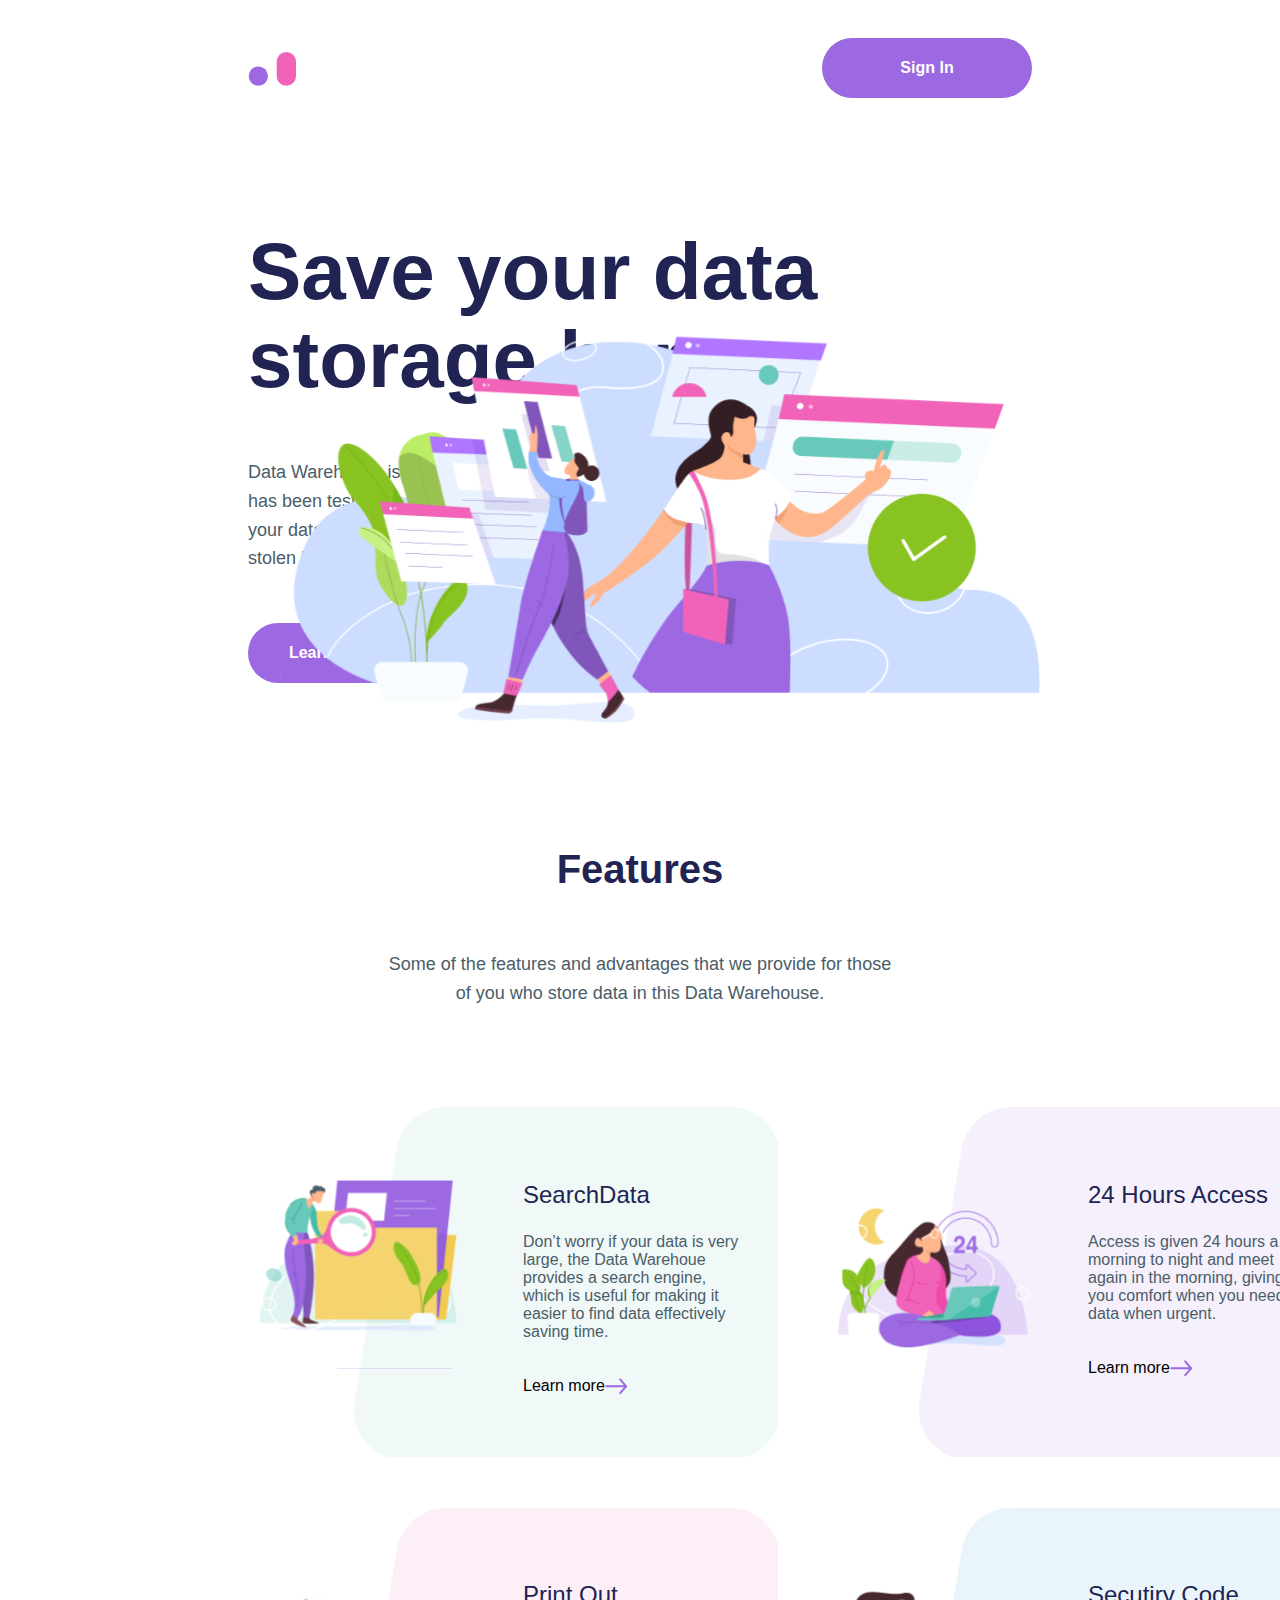
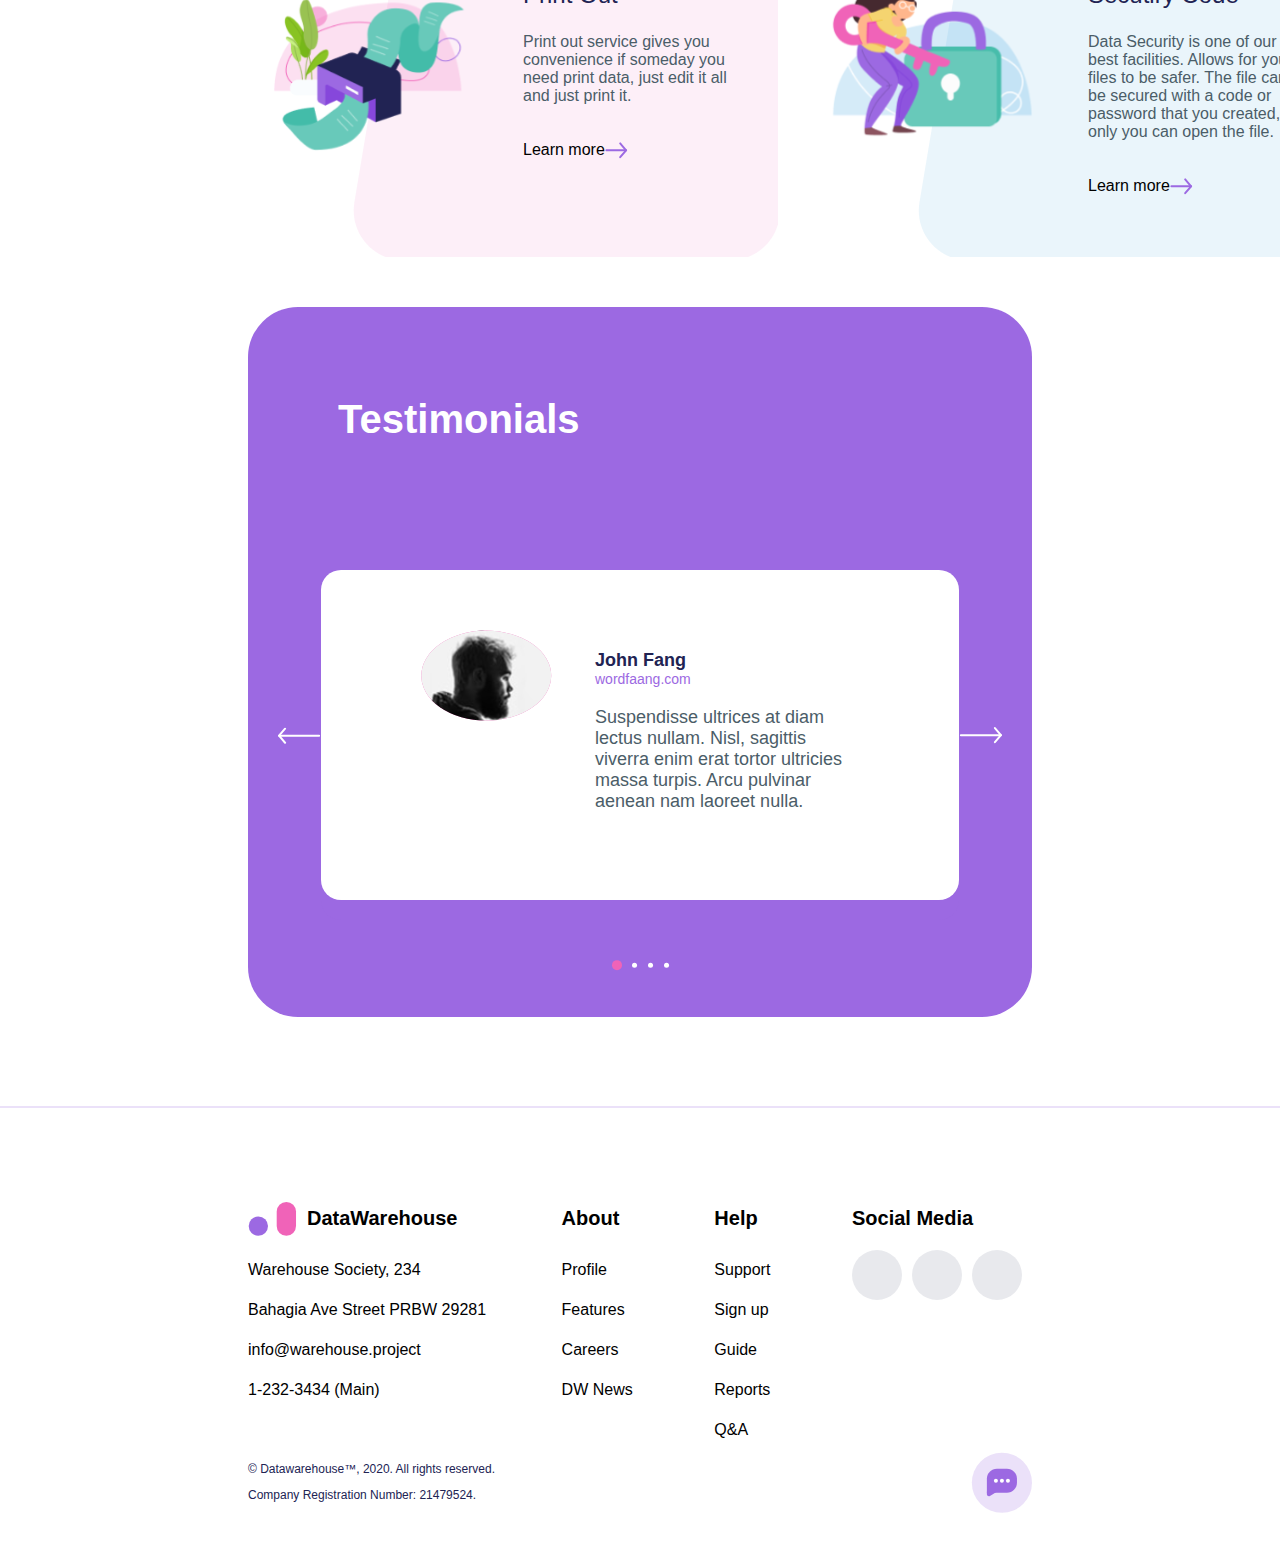
<file: index.html>
<!DOCTYPE html>
<html lang="en">
  <head>
    <meta charset="UTF-8" />
    <meta http-equiv="X-UA-Compatible" content="IE=edge" />
    <meta name="viewport" content="width=device-width, initial-scale=1.0" />
    <link rel="styleSheet" href="./styles.css" />
    <link rel="preconnect" href="https://fonts.googleapis.com" />
    <link rel="preconnect" href="https://fonts.gstatic.com" crossorigin />
    <link
      href="https://fonts.googleapis.com/css2?family=Inter&display=swap"
      rel="stylesheet"
    />
    <title>Document</title>
  </head>
  <body>
    <div class="container">
      <!-- HEADER -->
      <div id="header">
        <img src="./assets/images/logoHeader.svg" id="logoHeader" />
        <button class="buttonSignIn" id="changeText">Sign In</button>
      </div>
      <!-- BODY -->
      <div id="middle">
        <div>
          <span id="middleTitle">Save your data storage here.</span>
          <img src="./assets/images/bgImage.svg" id="logoMiddle" />
          <span class="textFont"
            >Data Warehouse is a data storage area that has been tested for
            security, so you can store your data here safely but not be afraid
            of being stolen by others.
          </span>
          <button class="buttonLearnMore">Learn more</button>
        </div>

        <div id="features">
          <p id="titleFeatures">Features</p>
          <div id="textCenter">
            <p class="textFeatures">
              Some of the features and advantages that we provide for those of
              you who store data in this Data Warehouse.
            </p>
          </div>
          <!-- listFeature -->
          <div id="listFeature">
            <div id="feature1">
              <img src="./assets/images/searchData.svg" class="imgFeatures1" />
              <div class="textListFeature">
                <p class="textBold">SearchData</p>
                <p class="text">
                  Don’t worry if your data is very large, the Data Warehoue
                  provides a search engine, which is useful for making it easier
                  to find data effectively saving time.
                </p>
                <div class="learnMore">
                  <span>Learn more</span>
                  <img src="./assets/images/arrowLearnMore.svg" />
                </div>
              </div>
            </div>
            <div id="feature2">
              <img src="./assets/images/hoursAccess.svg" class="imgFeatures2" />
              <div class="textListFeature">
                <p class="textBold">24 Hours Access</p>
                <p class="text">
                  Access is given 24 hours a full morning to night and meet
                  again in the morning, giving you comfort when you need data
                  when urgent.
                </p>
                <div class="learnMore">
                  <span>Learn more</span>
                  <img src="./assets/images/arrowLearnMore.svg" />
                </div>
              </div>
            </div>
            <div id="feature3">
              <img src="./assets/images/printOut.svg" class="imgFeatures3" />
              <div class="textListFeature">
                <p class="textBold">Print Out</p>
                <p class="text">
                  Print out service gives you convenience if someday you need
                  print data, just edit it all and just print it.
                </p>
                <div class="learnMore">
                  <span>Learn more</span>
                  <img src="./assets/images/arrowLearnMore.svg" />
                </div>
              </div>
            </div>
            <div id="feature4">
              <img src="./assets/images/security.svg" class="imgFeatures4" />
              <div class="textListFeature">
                <p class="textBold">Secutiry Code</p>
                <p class="text">
                  Data Security is one of our best facilities. Allows for your
                  files to be safer. The file can be secured with a code or
                  password that you created, so only you can open the file.
                </p>
                <div class="learnMore">
                  <span>Learn more</span>
                  <img src="./assets/images/arrowLearnMore.svg" />
                </div>
              </div>
            </div>
          </div>
        </div>
        <!-- SLIDE -->
        <div id="backgroundSlide">
          <p id="titleSlide">Testimonials</p>
          <div id="flexSlide">
            <img src="./assets/images/arrowLeft.svg" />
            <div id="slide">
              <div id="infoSlide">
                <div>
                  <img src="./assets/images/avaSlide.svg" />
                </div>
                <div>
                  <p id="name">John Fang</p>
                  <p id="mail">wordfaang.com</p>
                  <p id="description">
                    Suspendisse ultrices at diam lectus nullam. Nisl, sagittis
                    viverra enim erat tortor ultricies massa turpis. Arcu
                    pulvinar aenean nam laoreet nulla.
                  </p>
                </div>
              </div>
            </div>
            <img src="./assets/images/arrowRight.svg" />
          </div>
          <div id="autoSlide">
            <img src="./assets/images/slide1.svg" />
            <img src="./assets/images/slide2.svg" />
            <img src="./assets/images/slide2.svg" />
            <img src="./assets/images/slide2.svg" />
          </div>
        </div>
        <div class="seperate"></div>
        <!-- FOOTER -->
        <div id="footer">
          <div style="width: 40%">
            <div class="flex">
              <img src="./assets/images/logoHeader.svg" id="logoHeader" />
              <p class="titleFooter">DataWarehouse</p>
            </div>
            <li>Warehouse Society, 234</li>
            <li>Bahagia Ave Street PRBW 29281</li>
            <li>info@warehouse.project</li>
            <li>1-232-3434 (Main)</li>
          </div>
          <div style="width: 60%">
            <div style="display: flex; justify-content: space-between">
              <div>
                <p class="titleFooter">About</p>
                <li>Profile</li>
                <li>Features</li>
                <li>Careers</li>
                <li>DW News</li>
              </div>
              <div>
                <p class="titleFooter">Help</p>
                <li>Support</li>
                <li>Sign up</li>
                <li>Guide</li>
                <li>Reports</li>
                <li>Q&A</li>
              </div>
              <div>
                <p class="titleFooter">Social Media</p>
                <li>
                  <div class="media"></div>
                  <div class="media"></div>
                  <div class="media"></div>
                </li>
              </div>
            </div>
          </div>
        </div>
        <div id="message">
          <div>
            <p>© Datawarehouse™, 2020. All rights reserved.</p>
            <p>Company Registration Number: 21479524.</p>
          </div>
          <img src="./assets/images/message.svg" />
        </div>
      </div>
    </div>
  </body>
  <script>
    var button = document.getElementById("changeText");
    button.onclick = function () {
      if (button.innerHTML == "Sign In") {
        button.innerHTML = "Profile";
      } else {
        button.innerHTML = "Sign In";
      }
    };
  </script>
</html>
</file>
<file: styles.css>
.container {
    padding: 30px 240px;
    font-family: Arial, Helvetica, sans-serif;
}

#header {
    height: 60;
    display: flex;
    align-items: center;
    justify-content: space-between;
}

#logoHeader {
    width: 49px;
    height: 35px;
}

.buttonSignIn {
    width: 210px;
    height: 60px;
    background-color: #9C69E2;
    border-radius: 50px;
    border: none;
    color: white;
    font-size: 16px;
    font-weight: 700;
}

.buttonLearnMore {
    width: 169px;
    height: 60px;
    background-color: #9C69E2;
    border-radius: 50px;
    border: none;
    color: white;
    font-size: 16px;
    font-weight: 700;
}

#middle {
    margin-top: 130px;
}

#middleTitle {
    font-size: 80px;
    width: 640px;
    height: 180px;
    font-weight: 700;
    line-height: 88px;
    display: block;
    color: #212353
}

#logoMiddle {
    width: 760px;
    position: absolute;
    right: 240px;
    top: 334px
}

.textFont {
    color: #4B5D68;
    font-weight: 500;
    font-size: 18px;
    line-height: 28.8px;
    width: 378px;
    display: block;
    padding: 50px 0;
}

#textCenter {
    display: flex;
    justify-content: center;
}

#features {
    margin-top: 164px;
}

#titleFeatures {
    color: #212353;
    font-weight: 700;
    font-size: 40px;
    text-align: center;
}

.textFeatures {
    width: 520px;
    height: 57px;
    font-size: 18px;
    line-height: 28.8px;
    text-align: center;
    color: #4B5D68;
    margin-bottom: 100px;
}

#feature1 {
    background-image: url('./assets/images/rectangle1.svg');
    width: 425px;
    height: 350px;
    margin-left: 105px;
}
#feature2 {
    background-image: url('./assets/images/rectangle2.svg');
    width: 425px;
    height: 350px;
    margin-left: 140px;

}
#feature3 {
    background-image: url('./assets/images/rectangle3.svg');
    width: 425px;
    height: 350px;
    margin-left: 105px;
}
#feature4 {
    background-image: url('./assets/images/rectangle4.svg');
    width: 425px;
    height: 350px;
    margin-left: 140px;
}

#listFeature {
    display: grid;
    grid-template-columns: auto auto;
    row-gap: 50px;
}

.imgFeatures1 {
    height: 228px;
    width: 208px;
    position: absolute;
    top: 1160px;
    left: 258px
}

.imgFeatures2 {
    height: 228px;
    width: 208px;
    position: absolute;
    top: 1160px;
    left: 825px
}

.imgFeatures3 {
    height: 228px;
    width: 208px;
    position: absolute;
    top: 1560px;
    left: 258px
}

.imgFeatures4 {
    height: 228px;
    width: 208px;
    position: absolute;
    top: 1560px;
    left: 825px
}

.textListFeature {
    margin-left: 40%;
}

#backgroundSlide {
    height: 710px;
    width: 100%;
    border-radius: 50px;
    background-color: #9C69E2;
    margin-top: 50px;
    margin-bottom: 89px;
}

#titleSlide {
    font-size: 40px;
    font-weight: 700;
    padding: 90px 110px 88px 90px;
    color: white
}

#slide {
    background-color: white;
    border-radius: 20px;
    width: 932px;
    height: 330px;
    margin: auto;
    box-shadow: 0px 20px 0px rgba(156, 105, 226, 0.3);
}

#autoSlide {
    margin-top: 60px;
    display: flex;
    justify-content: center;
    gap: 10px
}

#infoSlide {
    padding: 60px 100px 0 100px;
    display: flex;
    
}

#flexSlide {
    display: flex;
    align-items: center;
    padding: 0 30px;
}

#footer {
    margin-top: 170px;
    display: flex;
}

#name {
    margin-left: 43px;
    margin-top: 20px;
    font-weight: 900;
    font-size: 18px;
    color: #212353;
    margin-bottom: 0;
}

#mail {
    color: #9C69E2;
    font-size: 14px;
    font-weight: 500;
    margin-left: 43px;
    margin-top: 0;
}

#description {
    margin-left: 43px;
    margin-top: 20px;
    font-weight: 400;
    font-size: 18px;
    color: #4B5D68
}

.seperate {
    left: 0;
    width: 100%;
    height: 2px;
    background-color: #9c69e2;
    opacity: 0.2;
    position: absolute;
}

div > li {
    list-style: none;
    font-size: 16px;
    line-height: 40px;
    font-weight: 400;
    font-style: normal;
    display: flex;
}

.media {
    height: 50px;
    margin-right: 10px;
    width: 50px;
    background-color: #212353;
    opacity: 0.1;
    border-radius: 50px;
}

.titleFooter {
    font-weight: 900;
    font-size: 20px;
}

.flex {
    display: flex;
    align-items: center;
    grid-gap: 10px;
}

#message {
    display: flex;
    justify-content: space-between;
    align-items: center;
    color: #212353;
    font-size: 12px;
    font-weight: 400;
}

.learnMore {
    display: flex;
    align-items: center;
    padding-top: 20px;
}

.textBold {
    font-size: 24px;
    font-weight: 400;
    color: #212353;
   padding-top: 50px;
}

.text {
    font-weight: 400;
    font-size: 16px;
    color: #4B5D68;
    width: 216px;
}

@media screen and (min-width: 1600px) {
    .imgFeatures2 {
        left: 51.5%
    }
    .imgFeatures4 {
        left: 51.5%
    }
}
</file>
